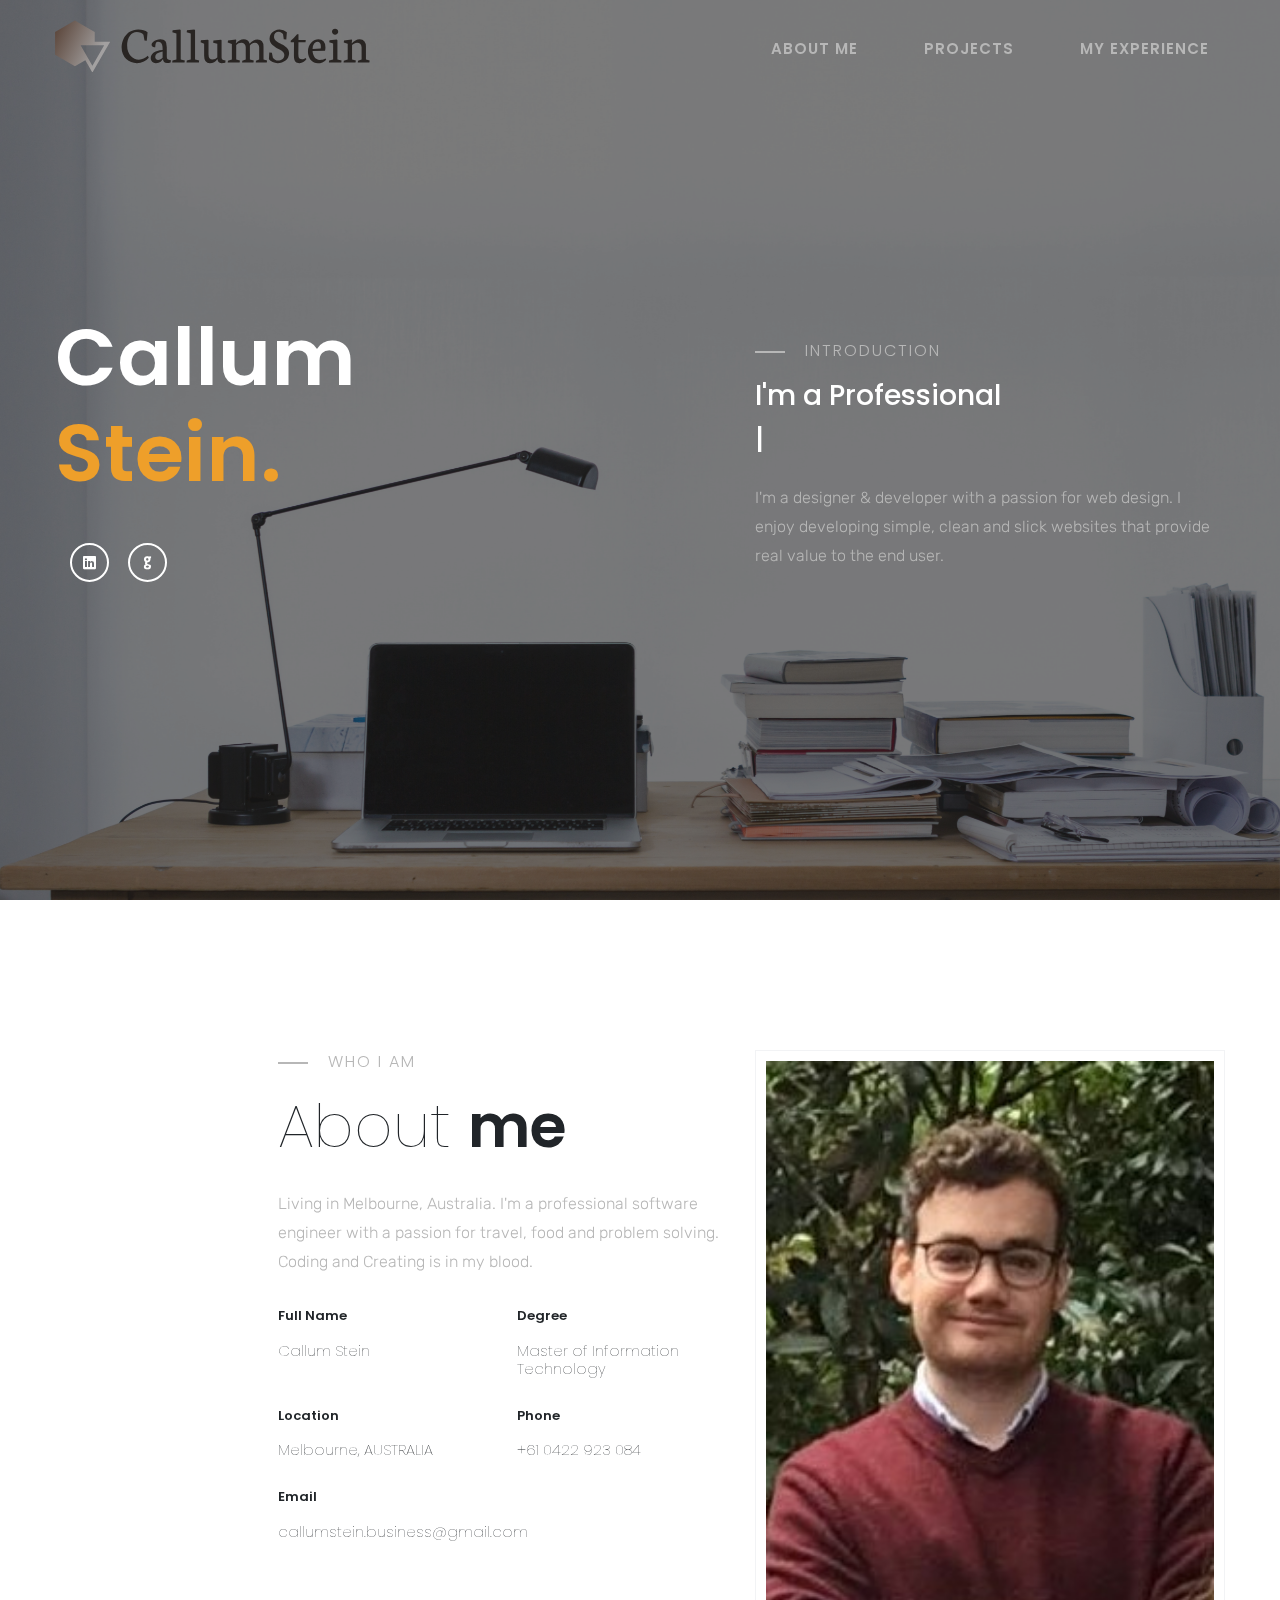
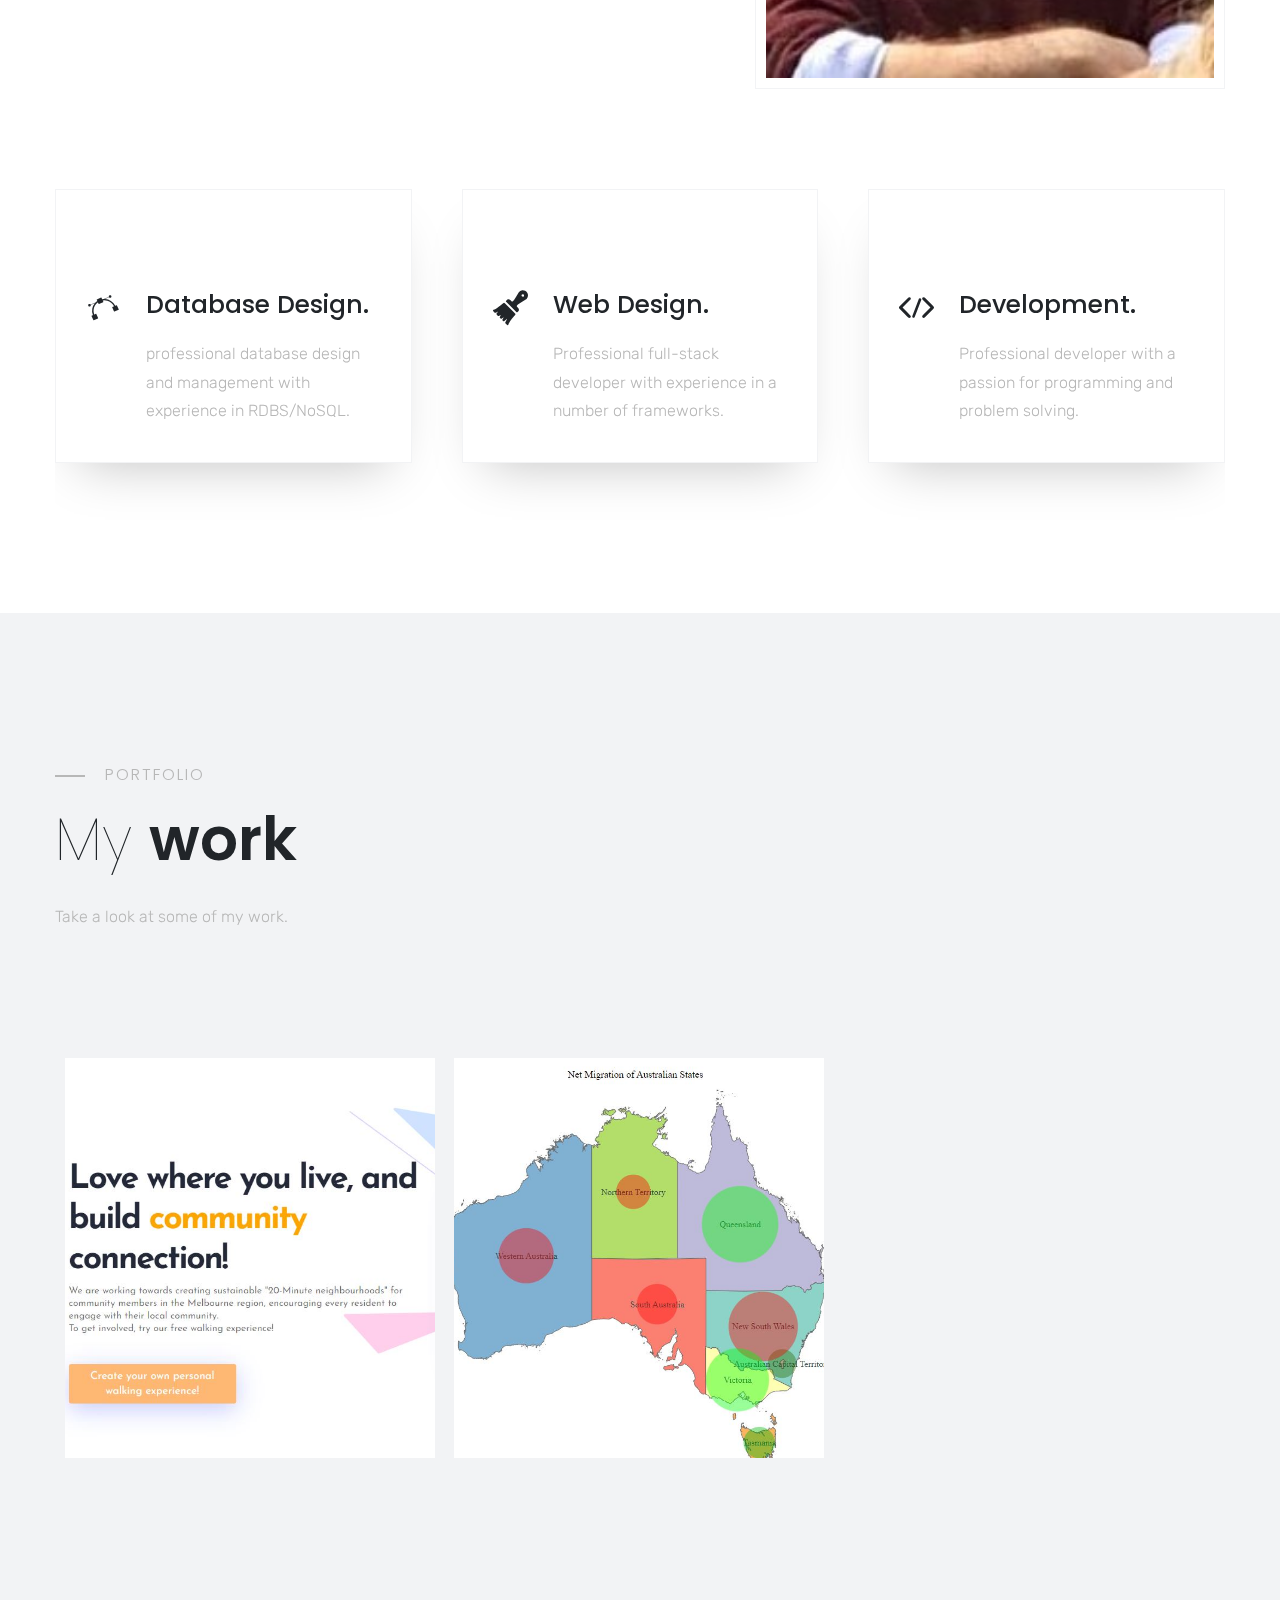
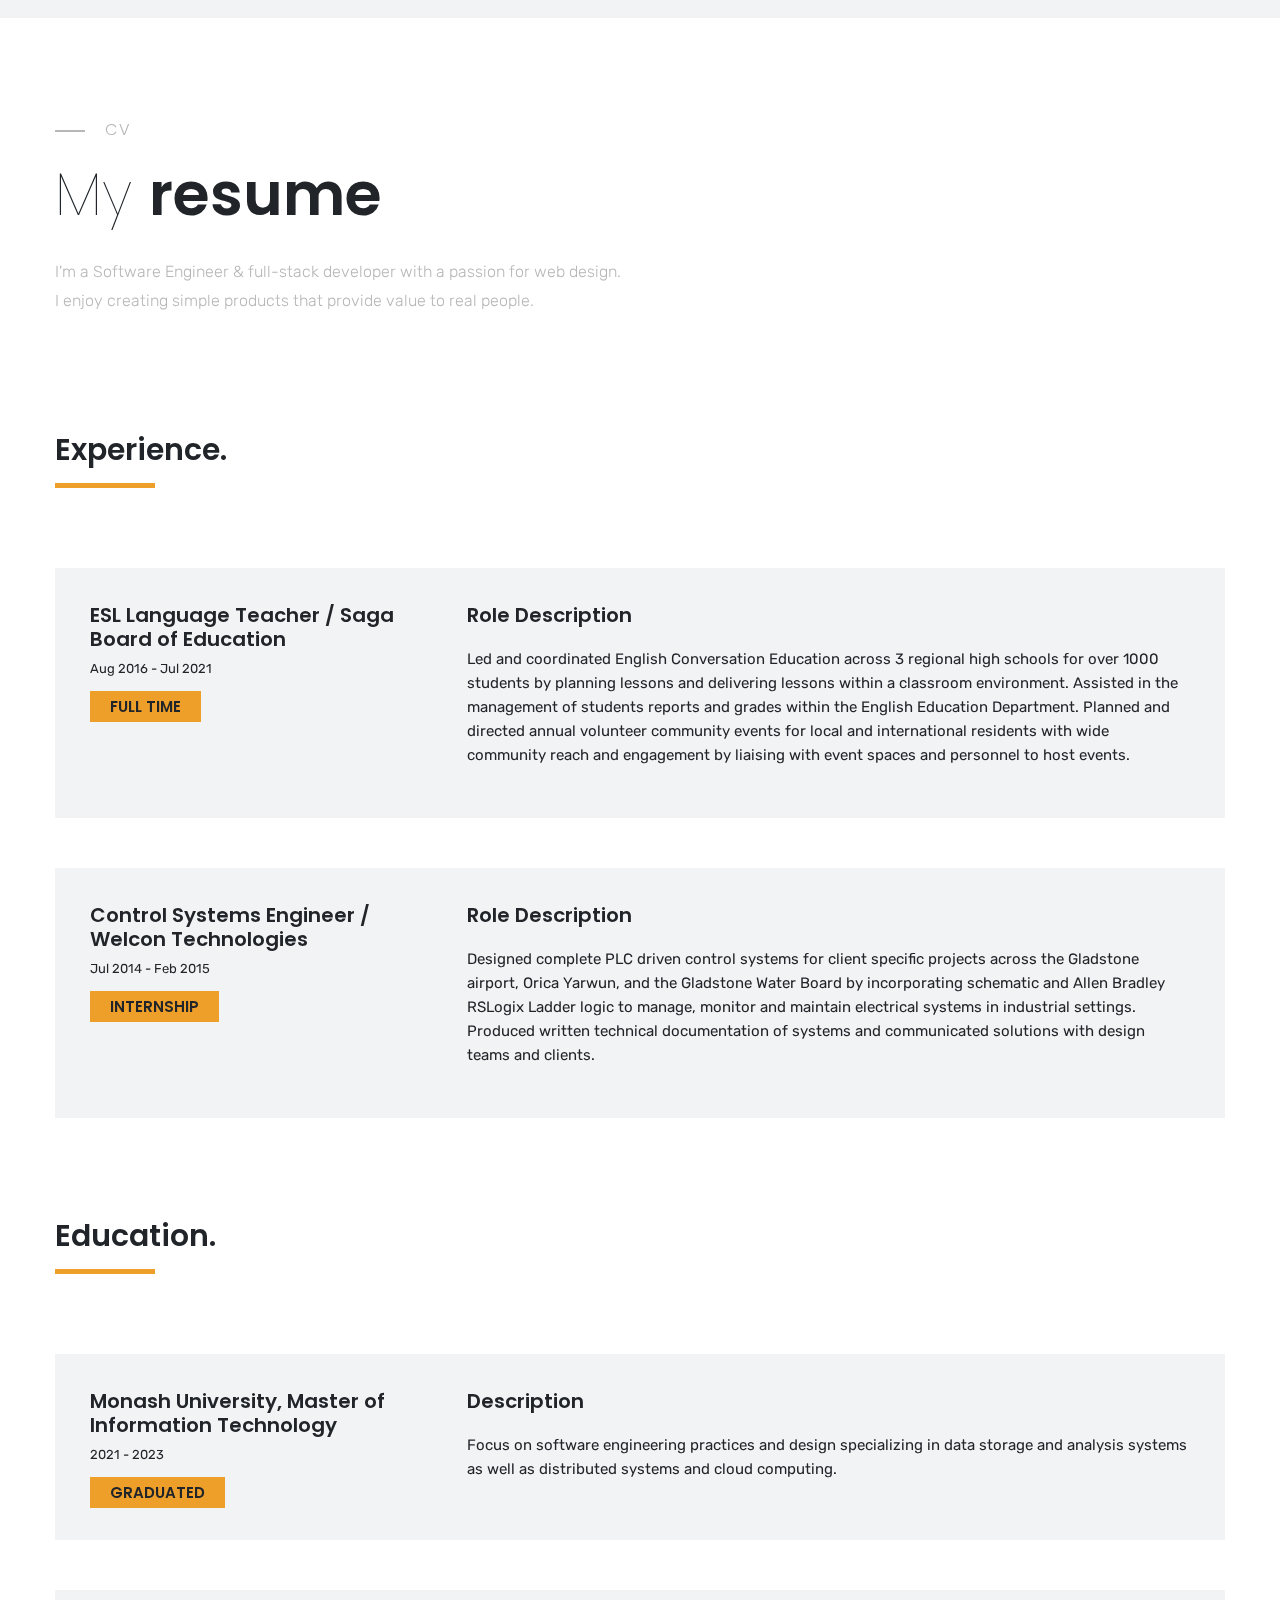
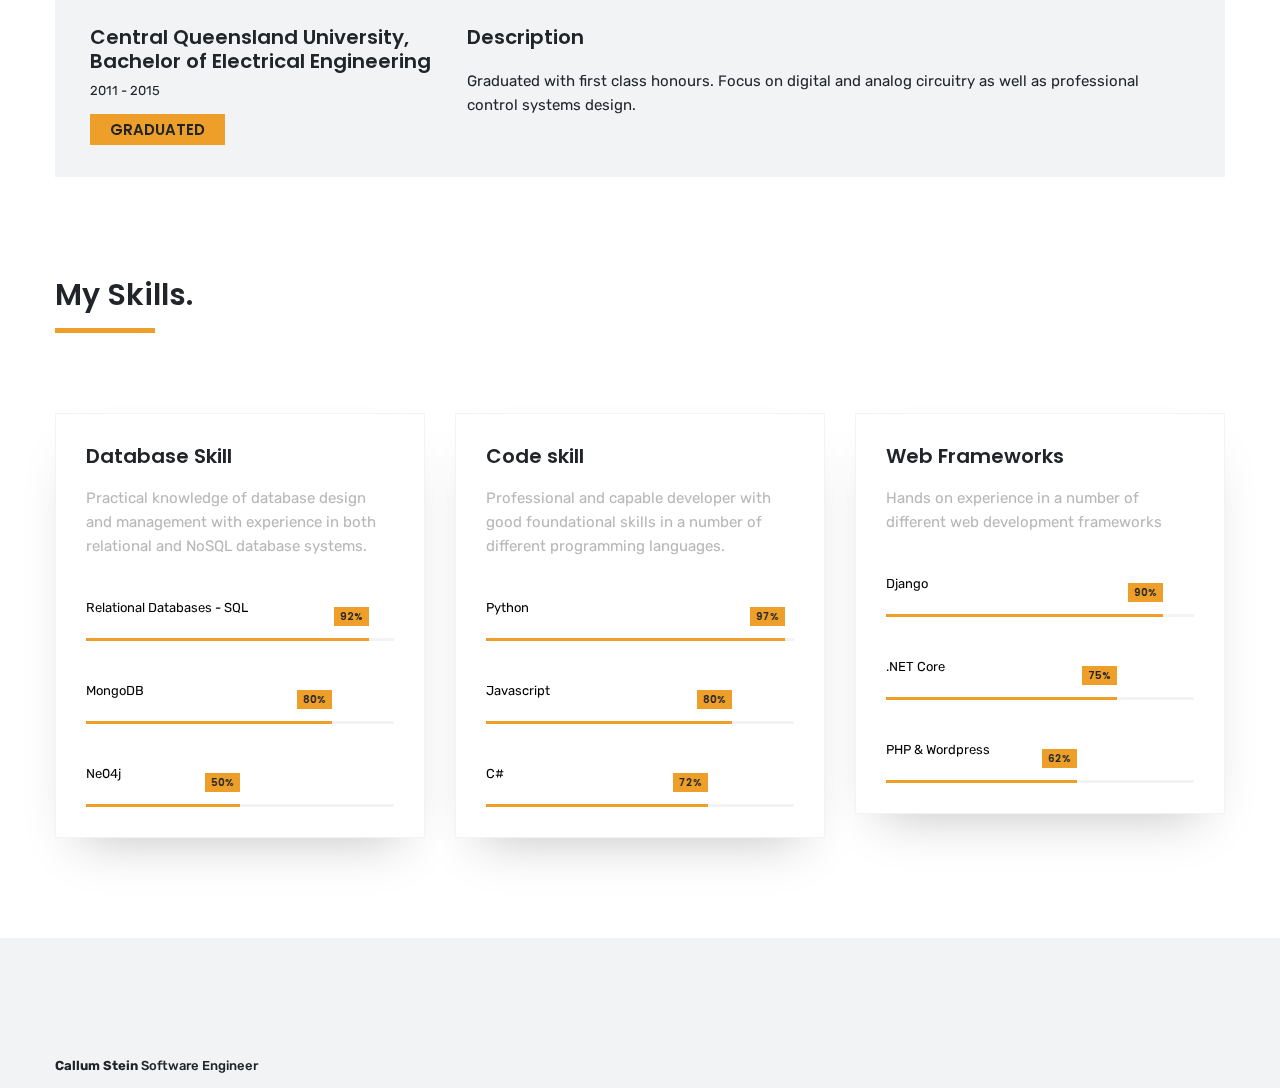
<file: index.html>
<!DOCTYPE html>
<html lang="en">

<head>
    <meta charset="UTF-8">
    <meta http-equiv="X-UA-Compatible" content="IE=edge">
    <meta name="viewport" content="width=device-width, initial-scale=1.0">
    <title>Callum Stein</title>
    <!-- FAVICON ICON  -->
    <link rel="apple-touch-icon" sizes="180x180" href="image/asset/apple-touch-icon.png">
    <link rel="icon" type="image/png" sizes="32x32" href="image/asset/favicon-32x32.png">
    <link rel="icon" type="image/png" sizes="16x16" href="image/asset/favicon-16x16.png">
    <link rel="shortcut icon" href="image/asset/favicon.ico" type="image/x-icon">
    <!-- GOOGLE FONT -->
    <link rel="preconnect" href="https://fonts.gstatic.com">
    <link href="https://fonts.googleapis.com/css2?family=Poppins:wght@400;500;600;700;900&family=Rubik&display=swap" rel="stylesheet">
    <!-- ICONTFONT -->
    <link href="css/vendor/icofont.min.css" rel="stylesheet">
    <!-- BOOTSTRAP -->
    <link href="css/vendor/bootstrap.min.css" rel="stylesheet">
    <!-- MAGNIFIC POPUP -->
    <link href="css/vendor/magnific.css" rel="stylesheet">
    <!-- HEADLINE ANIMATED -->
    <link href="css/vendor/headlineanimated.css" rel="stylesheet">
    <!-- OWL CARAOUSEL CSS -->
    <link href="css/vendor/owl.carousel.min.css" rel="stylesheet">
    <link href="css/vendor/owl.theme.default.min.css" rel="stylesheet">
    <!-- MAIN CSS -->
    <link href="css/themes.css" rel="stylesheet">
    <!-- RESPONSIVE CSS -->
    <link href="css/responsive.css" rel="stylesheet">
</head>

<body>
    <!-- MAIN WRAP -->
    <div class="main-wrap">
        <!-- SMALL MENU -->
        <div class="overlay-fade"></div>
        <div class="wrap-mobilemenu">
            <button id="closesmenu" class="button-menu">
                <i class="icofont-close-squared-alt"></i>
            </button>
            <nav class="menu-mobile">
                <ul class="navigation-list">
                    <li><a class="nav-link" href="#about-wrap">About me</a></li>
                    <li><a class="nav-link" href="#portfolio-wrap">Projects</a></li>
                    <li><a class="nav-link" href="#wrap-resume">My Experience</a></li>
                </ul>
            </nav>
        </div>
        <!-- HEADER WRAP -->
        <header id="header-wrap">
            <div class="main-headerwrap container">
                <div class="row">
                    <div class="col-lg-3">
                        <div class="logo-wrap">
                            <a href="#">
                                <img src="image/asset/logo.svg" alt="logo" />
                            </a>
                        </div>
                    </div>
                    <div class="col-lg-9 navigation-big">
                        <nav class="navigation-wrap">
                            <ul class="navigation-list">
                                <li><a class="nav-link" href="#about-wrap">About me</a></li>
                                <li><a class="nav-link" href="#portfolio-wrap">Projects</a></li>
                                <li><a class="nav-link" href="#wrap-resume">My Experience</a></li>
                            </ul>
                        </nav>
                    </div>
                    <button id="openmenu" class="button-menu">
                        <i class="icofont-navigation-menu"></i>
                    </button>
                </div>
            </div>
        </header>
        <!-- END HEADER WRAP -->
        <!-- HERO WRAP -->
        <section id="wrap-hero" class="jarallax" style="background: url('image/hero/banner.jpg'); background-size: cover; background-position: center;
        background-repeat: no-repeat;">
            <div class="d-flex align-items-center justify-content-center inner-herocontent">
                <div class="container">
                    <div class="row">
                        <div class="col-lg-6">
                            <div class="detail-herowrap">
                                <h1>Callum <br><span class="sec-word">Stein.</span></h1>
                                <div class="sosmed-home head-sosmed">
                                    <ul class="sosmed-list">
                                        <li><a href="https://www.linkedin.com/in/callum-stein"><i class="icofont-linkedin"></i> </a></li>
                                        <li><a href="https://github.com/cste0036"><i class="icofont-github"></i> </a></li>
                                    </ul>
                                </div>
                            </div>
                        </div>
                        <div class="col-lg-6">
                            <div class="sec-detailherowrap">
                                <p class="title-detail">Introduction</p>
                                <h3>I'm a Professional
                                    <span class="wrap-typed">
                                        <span id="typed-text"></span>
                                    </span>
                                </h3>
                                <div class="mini-detail">
                                    <p>
                                        I'm a designer & developer with a passion for web design. I enjoy developing simple, clean and slick websites that provide real value to the end user.
                                    </p>
                                </div>
                            </div>
                        </div>
                    </div>
                </div>
            </div>
        </section>
        <!-- END HERO WRAP -->
        <!-- ABOUT ME WRAP -->
        <section id="about-wrap" class="padtopbottom">
            <div class="container">
                <div class="row">
                    <div class="col-lg-7">
                        <div class="about-detailwrap offset-lg-4">
                            <p class="title-detail">Who I am</p>
                            <h3>About <span class="sec-word">me</span></h3>
                            <div class="mini-detail">
                                <p>
                                    Living in Melbourne, Australia. I'm a professional software engineer with a passion for travel, food and problem solving. Coding and Creating is in my blood.
                                </p>
                            </div>
                            <div class="mini-detailabout">
                                <div class="row">
                                    <div class="col-lg-6 ">
                                        <div class="inner-detailabout">
                                            <p>Full Name</p>
                                            <h3>Callum Stein</h3>
                                        </div>
                                    </div>
                                    <div class="col-lg-6">
                                        <div class="inner-detailabout">
                                            <p>Degree</p>
                                            <h3>Master of Information Technology</h3>
                                        </div>
                                    </div>
                                    <div class="col-lg-6">
                                        <div class="inner-detailabout">
                                            <p>Location</p>
                                            <h3>Melbourne, AUSTRALIA</h3>
                                        </div>
                                    </div>
                                    <div class="col-lg-6">
                                        <div class="inner-detailabout">
                                            <p>Phone</p>
                                            <h3>+61 0422 923 084</h3>
                                        </div>
                                    </div>
                                    <div class="col-lg-6">
                                        <div class="inner-detailabout">
                                            <p>Email</p>
                                            <h3>callumstein.business@gmail.com</h3>
                                        </div>
                                    </div>
                                </div>
                            </div>
                        </div>
                    </div>
                    <div class="col-lg-5">
                        <div class="wrap-imageabout">
                            <img src="image/hero/bust.jpg" alt="portrait" />
                        </div>
                    </div>
                    <div class="col-lg-12">
                        <!-- WHAT IDO -->
                        <div class="mini-detailwhatido ">
                            <div id="wrapido" class="owl-carousel owl-theme">
                                <!-- WHAT IDO ITEM -->
                                <div class="wrap-whatido">
                                    <div class="wrap-whatidodetail">
                                        <div class="inner-detailido">
                                            <i class="icofont-vector-path icon-w"></i>
                                            <h3>Database Design.</h3>
                                            <p>professional database design and management with experience in RDBS/NoSQL.</p>
                                        </div>
                                    </div>
                                </div>
                                <!-- WHAT IDO ITEM -->
                                <div class="wrap-whatido">
                                    <div class="wrap-whatidodetail">
                                        <div class="inner-detailido">
                                            <i class="icofont-brush icon-w"></i>
                                            <h3>Web Design.</h3>
                                            <p>Professional full-stack developer with experience in a number of frameworks.</p>
                                        </div>
                                    </div>
                                </div>
                                <!-- WHAT IDO ITEM -->
                                <div class="wrap-whatido">
                                    <div class="wrap-whatidodetail">
                                        <div class="inner-detailido">
                                            <i class="icofont-code-alt icon-w"></i>
                                            <h3>Development.</h3>
                                            <p>Professional developer with a passion for programming and problem solving.</p>
                                        </div>
                                    </div>
                                </div>
                            </div>
                        </div>
                        <!-- END WHAT IDO -->
                    </div>
                </div>
            </div>
        </section>
        <!-- PORTFOLIO WRAP -->
        <section id="portfolio-wrap">
            <div class="container">
                <div class="row">
                    <div class="col-lg-12">
                        <div class="wrap-titleporto">
                            <p class="title-detail">portfolio</p>
                            <h3>My <span class="sec-word">work</span></h3>
                        </div>
                    </div>
                    <div class="col-lg-6">
                        <div class="mini-detail">
                            <p>
                                Take a look at some of my work.
                            </p>
                        </div>
                    </div>
                    <div class="col-lg-12">
                        <div class="porto-content">
                            <!--  PORTFOLIO ITEM -->
                            <div class="porto-item web">
                                <a class="image-popup gallery-link" href="image/portfolio/LoveYourAreaBig.gif">
                                    <div class="wrap-portoiner">
                                        <img src="image/portfolio/LoveYourArea.JPG" alt="porto" />
                                        <div class="info-porto">
                                            <div class="description-porto">
                                                <h3>LoveYourArea</h3>
                                                <span>Sustainable Cities Project</span>
                                            </div>
                                        </div>
                                    </div>
                                </a>
                            </div>
                            <!-- END PORTFOLIO ITEM -->
                            <!--  PORTFOLIO ITEM -->
                            <div class="porto-item web">
                                <a class="image-popup gallery-link" href="image/portfolio/migrationBig.gif">
                                    <div class="wrap-portoiner">
                                        <img src="image/portfolio/migration.JPG" alt="porto" />
                                        <div class="info-porto">
                                            <div class="description-porto">
                                                <h3>Migration of Australians</h3>
                                                <span>Data Analysis Study</span>
                                            </div>
                                        </div>
                                    </div>
                                </a>
                            </div>
                            <!-- END PORTFOLIO ITEM -->
                        </div>
                    </div>
                </div>
            </div>
        </section>
        <!-- RESUME -->
        <section id="wrap-resume">
            <div class="container">
                <div class="row">
                    <div class="col-lg-12">
                        <div class="wrap-titleporto ">
                            <p class="title-detail">CV</p>
                            <h3>My <span class="sec-word">resume</span></h3>
                        </div>
                    </div>
                    <div class="col-lg-6">
                        <div class="mini-detail">
                            <p>
                                I'm a Software Engineer & full-stack developer with a passion for web design. I enjoy creating simple products that provide value to real people.
                            </p>
                        </div>
                    </div>
                    <div class="col-lg-12">
                        <div class="title-top">
                            <h3>Experience.</h3>
                        </div>
                    </div>
                    <div class="col-lg-12">
                        <div class="wrap-itemresume">
                            <div class="row">
                                <div class="col-lg-4">
                                    <div class="l-side">
                                        <h3>ESL Language Teacher / Saga Board of Education</h3>
                                        <p>Aug 2016 - Jul 2021 </p>
                                        <span class="work-stat">
                                            Full Time
                                        </span>
                                    </div>
                                </div>
                                <div class="col-lg-8">
                                    <div class="r-side">
                                        <h3>Role Description</h3>
                                        <p>Led and coordinated English Conversation Education across 3 regional high schools for over 1000 students by planning lessons and delivering lessons within a classroom environment. Assisted in the management of students
                                            reports and grades within the English Education Department. Planned and directed annual volunteer community events for local and international residents with wide community reach and engagement by liaising with
                                            event spaces and personnel to host events.</p>
                                    </div>
                                </div>
                            </div>
                        </div>
                        <div class="wrap-itemresume">
                            <div class="row">
                                <div class="col-lg-4">
                                    <div class="l-side">
                                        <h3>Control Systems Engineer / Welcon Technologies</h3>
                                        <p>Jul 2014 - Feb 2015 </p>
                                        <span class="work-stat">
                                            Internship
                                        </span>
                                    </div>
                                </div>
                                <div class="col-lg-8">
                                    <div class="r-side">
                                        <h3>Role Description</h3>
                                        <p>Designed complete PLC driven control systems for client specific projects across the Gladstone airport, Orica Yarwun, and the Gladstone Water Board by incorporating schematic and Allen Bradley RSLogix Ladder logic
                                            to manage, monitor and maintain electrical systems in industrial settings. Produced written technical documentation of systems and communicated solutions with design teams and clients.</p>
                                    </div>
                                </div>
                            </div>
                        </div>
                    </div>
                    <div class="col-lg-12">
                        <div class="title-top">
                            <h3>Education.</h3>
                        </div>
                    </div>
                    <div class="col-lg-12">
                        <div class="wrap-itemresume">
                            <div class="row">
                                <div class="col-lg-4">
                                    <div class="l-side">
                                        <h3>Monash University, Master of Information Technology </h3>
                                        <p>2021 - 2023 </p>
                                        <span class="work-stat">
                                            Graduated
                                        </span>
                                    </div>
                                </div>
                                <div class="col-lg-8">
                                    <div class="r-side">
                                        <h3>Description</h3>
                                        <p>Focus on software engineering practices and design specializing in data storage and analysis systems as well as distributed systems and cloud computing.</p>
                                    </div>
                                </div>
                            </div>
                        </div>
                        <div class="wrap-itemresume">
                            <div class="row">
                                <div class="col-lg-4">
                                    <div class="l-side">
                                        <h3>Central Queensland University, Bachelor of Electrical Engineering </h3>
                                        <p>2011 - 2015 </p>
                                        <span class="work-stat">
                                            Graduated
                                        </span>
                                    </div>
                                </div>
                                <div class="col-lg-8">
                                    <div class="r-side">
                                        <h3>Description</h3>
                                        <p>Graduated with first class honours. Focus on digital and analog circuitry as well as professional control systems design.</p>
                                    </div>
                                </div>
                            </div>
                        </div>
                    </div>
                    <div class="col-lg-12">
                        <div class="title-top">
                            <h3>My Skills.</h3>
                        </div>
                    </div>

                    <div class="col-lg-4">
                        <div class="part-col">
                            <h3>Database Skill</h3>
                            <p>Practical knowledge of database design and management with experience in both relational and NoSQL database systems.
                            </p>
                            <div class="wrap-bar">
                                <p class="title-pp">Relational Databases - SQL </p>
                                <div class="skill-bar" data-valuenow="92">
                                    <span>92%</span>
                                </div>
                            </div>
                            <div class="wrap-bar">
                                <p class="title-pp">MongoDB </p>
                                <div class="skill-bar" data-valuenow="80">
                                    <span>80%</span>
                                </div>
                            </div>
                            <div class="wrap-bar">
                                <p class="title-pp">Ne04j </p>
                                <div class="skill-bar" data-valuenow="50">
                                    <span>50%</span>
                                </div>
                            </div>
                        </div>
                    </div>
                    <div class="col-lg-4">
                        <div class="part-col dark-one">
                            <h3>Code skill
                            </h3>
                            <p>Professional and capable developer with good foundational skills in a number of different programming languages.
                            </p>
                            <div class="wrap-bar">
                                <p class="title-pp">Python</p>
                                <div class="skill-bar" data-valuenow="97">
                                    <span>97%</span>
                                </div>
                            </div>
                            <div class="wrap-bar">
                                <p class="title-pp">Javascript</p>
                                <div class="skill-bar" data-valuenow="80">
                                    <span>80%</span>
                                </div>
                            </div>
                            <div class="wrap-bar">
                                <p class="title-pp">C#</p>
                                <div class="skill-bar" data-valuenow="72">
                                    <span>72%</span>
                                </div>
                            </div>
                        </div>
                    </div>
                    <div class="col-lg-4">
                        <div class="part-col">
                            <h3>Web Frameworks</h3>
                            <p>Hands on experience in a number of different web development frameworks
                            </p>
                            <div class="wrap-bar">
                                <p class="title-pp">Django</p>
                                <div class="skill-bar" data-valuenow="90">
                                    <span>90%</span>
                                </div>
                            </div>
                            <div class="wrap-bar">
                                <p class="title-pp">.NET Core</p>
                                <div class="skill-bar" data-valuenow="75">
                                    <span>75%</span>
                                </div>
                            </div>
                            <div class="wrap-bar">
                                <p class="title-pp">PHP & Wordpress</p>
                                <div class="skill-bar" data-valuenow="62">
                                    <span>62%</span>
                                </div>
                            </div>
                        </div>
                    </div>
                </div>
            </div>
            <div class="wrap-partnercontainer">
                <div id="partner-sliderwrap" class="container">
                    <div class="row">
                        <!-- Blank to add spacer -->
                    </div>
                </div>
            </div>
        </section>
        <!-- FOOTER -->
        <footer id="footer-wrap">
            <div class="container">
                <div class="row">
                    <div class="col-lg-4">
                        <div class="wrap-title-foot">
                            <h3><b>Callum Stein</b> Software Engineer</h3>
                        </div>
                    </div>
                </div>
            </div>
        </footer>
        <!-- SCROLLTOP -->
        <a href="#" class="scroll-top">
            <i class="icofont-arrow-up dropicon">
            </i>
        </a>
    </div>
    <!-- END MAIN WRAP -->
    <!-- JAVASCRIPT JQUERY -->
    <script src="javascript/vendor/jquery.js"></script>
    <!-- BOOTSTRAP -->
    <script src="javascript/vendor/bootstrap.min.js"></script>
    <!-- MAGNIFIC POPUP -->
    <script src="javascript/vendor/magnific.js"></script>
    <!-- OWL CAROUSEL -->
    <script src="javascript/vendor/owl.carousel.min.js"></script>
    <!-- ISOTOPE -->
    <script src="javascript/vendor/isotope.js"></script>
    <!-- HEADLINE ANIMATED -->
    <script src="javascript/vendor/typed.js"></script>
    <!-- JARALLAX -->
    <script src="javascript/vendor/jarallax.js"></script>
    <!-- MAIN JAVASCRIPT -->
    <script src="javascript/main.js"></script>
</body>

</html>
</file>
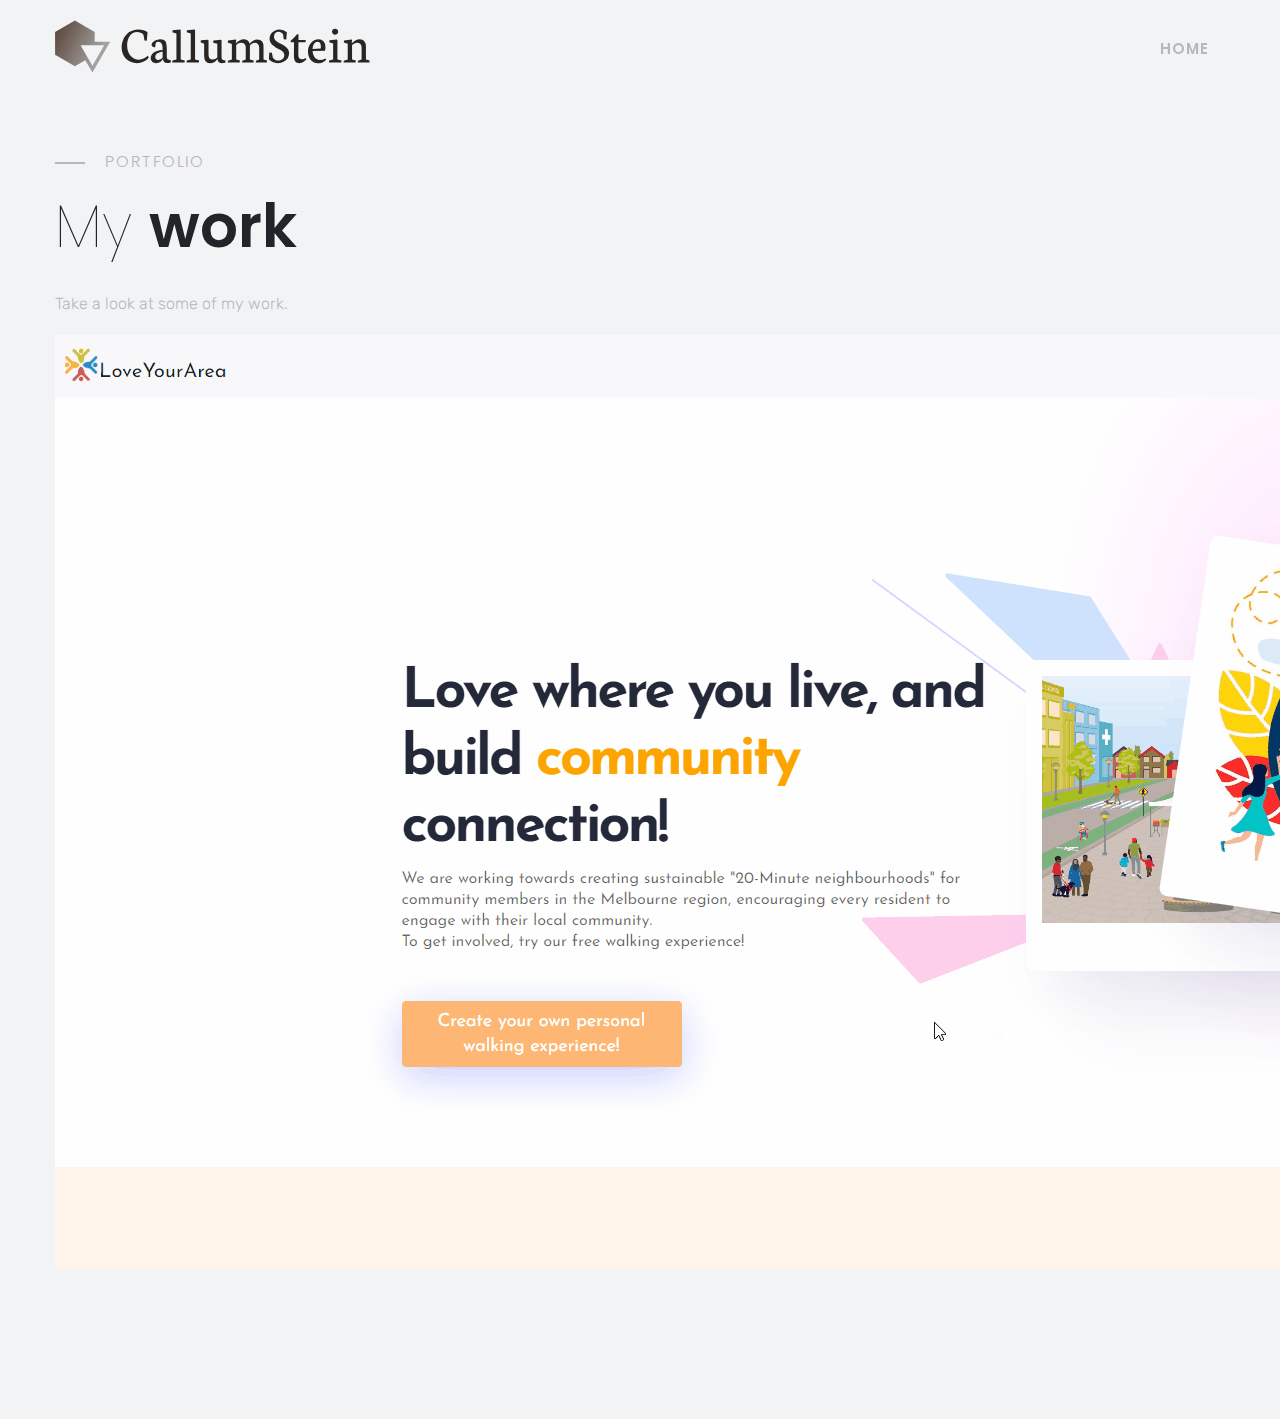
<file: loveyourarea.html>
<!DOCTYPE html>
<html lang="en">

<head>
    <meta charset="UTF-8">
    <meta http-equiv="X-UA-Compatible" content="IE=edge">
    <meta name="viewport" content="width=device-width, initial-scale=1.0">
    <title>LoveYourArea Demo</title>
    <!-- FAVICON ICON  -->
    <link rel="apple-touch-icon" sizes="180x180" href="image/asset/apple-touch-icon.png">
    <link rel="icon" type="image/png" sizes="32x32" href="image/asset/favicon-32x32.png">
    <link rel="icon" type="image/png" sizes="16x16" href="image/asset/favicon-16x16.png">
    <link rel="shortcut icon" href="image/asset/favicon.ico" type="image/x-icon">
    <!-- GOOGLE FONT -->
    <link rel="preconnect" href="https://fonts.gstatic.com">
    <link href="https://fonts.googleapis.com/css2?family=Poppins:wght@400;500;600;700;900&family=Rubik&display=swap" rel="stylesheet">
    <!-- ICONTFONT -->
    <link href="css/vendor/icofont.min.css" rel="stylesheet">
    <!-- BOOTSTRAP -->
    <link href="css/vendor/bootstrap.min.css" rel="stylesheet">
    <!-- HEADLINE ANIMATED -->
    <link href="css/vendor/headlineanimated.css" rel="stylesheet">
    <!-- MAIN CSS -->
    <link href="css/themes.css" rel="stylesheet">
    <!-- RESPONSIVE CSS -->
    <link href="css/responsive.css" rel="stylesheet">
</head>

<body>
    <!-- MAIN WRAP -->
    <div class="main-wrap">
        <!-- SMALL MENU -->
        <div class="overlay-fade"></div>
        <div class="wrap-mobilemenu">
            <button id="closesmenu" class="button-menu">
                <i class="icofont-close-squared-alt"></i>
            </button>
            <nav class="menu-mobile">
                <ul class="navigation-list">
                    <li><a class="nav-link" href="#about-wrap">Home</a></li>

                </ul>
            </nav>
        </div>
        <!-- HEADER WRAP -->
        <header id="header-wrap">
            <div class="main-headerwrap container">
                <div class="row">
                    <div class="col-lg-3">
                        <div class="logo-wrap">
                            <a href="index.html">
                                <img src="image/asset/logo.svg" alt="logo" />
                            </a>
                        </div>
                    </div>
                    <div class="col-lg-9 navigation-big">
                        <nav class="navigation-wrap">
                            <ul class="navigation-list">
                                <li><a class="nav-link" href="index.html">Home</a></li>
                            </ul>
                        </nav>
                    </div>
                    <button id="openmenu" class="button-menu">
                        <i class="icofont-navigation-menu"></i>
                    </button>
                </div>
            </div>
        </header>
        <!-- END HEADER WRAP -->
        <!-- PORTFOLIO WRAP -->
        <section id="portfolio-wrap">
            <div class="container">
                <div class="row">
                    <div class="col-lg-12">
                        <div class="wrap-titleporto">
                            <p class="title-detail">portfolio</p>
                            <h3>My <span class="sec-word">work</span></h3>
                        </div>
                    </div>
                    <div class="col-lg-6">
                        <div class="mini-detail">
                            <p>
                                Take a look at some of my work.
                            </p>
                        </div>
                    </div>
                    <div class="col-lg-12">
                        <img src="image/portfolio/LoveYourAreaBig.gif" alt="loveyourarea" />
                    </div>
</body>
</file>
<file: css/themes.css>
/*
* ----------------------------------------------------------------------------------------
Author        : Rama Hardian
Template Name : Simplixe - multipurpose onepage portfolio
Version       : 1.0 FREE
* ----------------------------------------------------------------------------------------
  TABLE OF CONTENT
* ----------------------------------------------------------------------------------------
* 01.BASE CSS
    - preloader
* 02.HEADER SECTION
    - small menu
* 03.HERO SECTION
* 04.ABOUT SECTION
* 05.WHAT I DO SECTION
* 06.PORTFOLIO SECTION
* 07.RESUME SECTION
* 08.PARTNER SECTION
* 09.CONTACT SECTION
* 10.FOOTER SECTION

*/


/*
* ----------------------------------------------------------------------------------------
* 01.BASE CSS
* ----------------------------------------------------------------------------------------
*/

*,
::after,
::before {
    box-sizing: border-box;
}

html,
body {
    font-family: 'Poppins', sans-serif;
    font-weight: 300;
    background: #fff;
    -moz-osx-font-smoothing: grayscale;
    -webkit-font-smoothing: antialiased;
    -moz-font-smoothing: antialiased;
    font-smoothing: antialiased;
}

a {
    color: #212121;
}

a:hover {
    text-decoration: none;
}

input,
textarea {
    padding: 10px 20px;
    font-family: 'Rubik', sans-serif;
    width: 100%;
    margin-bottom: 30px;
    border: 1px solid #212121;
}

input:focus,
textarea:focus {
    outline: 1px solid #EE9F2A;
    border: 1px solid #EE9F2A;
}

textarea {
    height: 200px;
}

button.button-link {
    background-color: #fff;
    cursor: pointer;
}

.padtopbottom {
    padding-top: 150px;
    padding-bottom: 150px;
    position: relative;
}

.big-text {
    font-size: 150px;
    font-weight: 800;
    z-index: 1;
    letter-spacing: 2px;
    position: absolute;
    color: transparent;
    -webkit-text-stroke: #b7b7b7 1px;
}

.li-text {
    opacity: .2;
}

.da-text {
    opacity: .4;
}

.llinks {
    background-size: 200% 200%;
    background-image: linear-gradient(to top, #EE9F2A 50%, transparent 50%);
    -webkit-transition: background-position 300ms, color 300ms ease, border-color 300ms ease;
    -moz-transition: background-position 300ms, color 300ms ease, border-color 300ms ease;
    -ms-transition: background-position 300ms, color 300ms ease, border-color 300ms ease;
    -o-transition: background-position 300ms, color 300ms ease, border-color 300ms ease;
    transition: background-position 300ms, color 300ms ease, border-color 300ms ease;
}

.llinks:hover {
    background-image: linear-gradient(to top, #EE9F2A 51%, transparent 50%);
    background-position: 0 100%;
    -webkit-transition: background-position 300ms, color 300ms ease, border-color 300ms ease;
    -moz-transition: background-position 300ms, color 300ms ease, border-color 300ms ease;
    -ms-transition: background-position 300ms, color 300ms ease, border-color 300ms ease;
    -o-transition: background-position 300ms, color 300ms ease, border-color 300ms ease;
    transition: background-position 300ms, color 300ms ease, border-color 300ms ease;
}

.button-link {
    padding: 15px 60px;
    margin-top: 20px;
    display: inline-block;
    font-size: 15px;
    letter-spacing: 2px;
    text-transform: uppercase;
    font-weight: 600;
    position: relative;
}

.button-link:hover {
    color: #212121;
    border-color: #EE9F2A;
}

.dark-b {
    color: #212121;
    border: 2px solid #212121;
}

.light-b {
    color: #fff;
    border: 2px solid #fff;
}

.bg-overlay {
    height: 100%;
    width: 30%;
    background: #EE9F2A;
    position: absolute;
    right: 0;
    top: 0;
}

.nav-link.active {
    color: #EE9F2A;
}

.owl-theme .owl-dots .owl-dot.active span {
    width: 50px;
    background: #EE9F2A;
}

.sec-word {
    font-weight: 600;
}


/*
* ----------------------------------------------------------------------------------------
* 01.BASE CSS
    - preloader
* ----------------------------------------------------------------------------------------
*/

.preloader {
    position: fixed;
    width: 100%;
    height: 100%;
    z-index: 999999999 !important;
    background-color: #fff;
    top: 0;
    left: 0;
    right: 0;
    bottom: 0;
}

.preloader .ellipsis {
    display: inline-block;
    position: absolute;
    width: 80px;
    height: 80px;
    margin-top: -40px;
    margin-left: -40px;
    top: 50%;
    left: 50%;
}

.preloader .ellipsis div {
    position: absolute;
    top: 33px;
    width: 13px;
    height: 13px;
    border-radius: 50%;
    background: #EE9F2A;
    animation-timing-function: cubic-bezier(0, 1, 1, 0);
}

.preloader .ellipsis div:nth-child(1) {
    left: 8px;
    animation: ellipsis1 0.6s infinite;
}

.preloader .ellipsis div:nth-child(2) {
    left: 8px;
    animation: ellipsis2 0.6s infinite;
}

.preloader .ellipsis div:nth-child(3) {
    left: 32px;
    animation: ellipsis2 0.6s infinite;
}

.preloader .ellipsis div:nth-child(4) {
    left: 56px;
    animation: ellipsis3 0.6s infinite;
}

@keyframes ellipsis1 {
    0% {
        transform: scale(0);
    }
    100% {
        transform: scale(1);
    }
}

@keyframes ellipsis3 {
    0% {
        transform: scale(1);
    }
    100% {
        transform: scale(0);
    }
}

@keyframes ellipsis2 {
    0% {
        transform: translate(0, 0);
    }
    100% {
        transform: translate(24px, 0);
    }
}


/*
* ----------------------------------------------------------------------------------------
* 02.HEADER SECTION
* ----------------------------------------------------------------------------------------
*/

#header-wrap {
    position: fixed;
    width: 100%;
    padding-top: 20px;
    z-index: 3;
}

.logo-wrap {
    width: 350px;
}

.logo-wrap img {
    width: 90%;
    transition: all .3s ease;
}

.navigation-wrap {
    text-align: right;
    margin-top: 10px;
    transition: all .3s ease;
}

.navigation-list li {
    list-style: none;
    position: relative;
    margin-left: 30px;
    display: inline-block;
}

.navigation-list li a {
    font-size: 15px;
    letter-spacing: 1px;
    color: #b7b7b7;
    font-weight: 600;
    text-transform: uppercase;
    transition: all .3s ease;
}

.navigation-list li a:hover {
    font-size: 15px;
    letter-spacing: 1px;
    color: #EE9F2A;
    font-weight: 600;
    text-transform: uppercase;
    transition: all .3s ease;
}

#header-wrap:before {
    content: '';
    position: absolute;
    top: 0;
    left: 0;
    width: 100%;
    height: 0;
    background: #fff;
    transition: all .3s ease;
}

#header-wrap.fixed:before {
    height: 100%;
    box-shadow: 0 1px 10px rgb(0 0 0 / 10%);
}

#header-wrap.fixed .logo-wrap img {
    width: 50%;
    filter: invert(1);
}

#header-wrap.fixed .navigation-wrap {
    margin-top: 5px;
}

#header-wrap.fixed .navigation-list li a {
    font-size: 13px;
}

.button-menu {
    position: absolute;
    right: 10px;
    background: transparent;
    border: none;
    font-size: 30px;
    top: 15px;
    cursor: pointer;
    color: #fff;
    transition: all .3s;
    display: none;
}

#header-wrap.fixed .button-menu {
    font-size: 25px;
    color: #212121;
}

.button-menu:focus {
    outline: none;
}


/*
* ----------------------------------------------------------------------------------------
* 02.HEADER SECTION
    - small menu
* ----------------------------------------------------------------------------------------
*/

.overlay-fade {
    position: fixed;
    width: 100%;
    height: 100%;
    background: #000;
    z-index: 5;
    opacity: .8;
    display: none;
    transition: all .3s;
}

.wrap-mobilemenu {
    position: fixed;
    z-index: 9;
    height: 100%;
    background: #fff;
    padding-top: 200px;
    padding-bottom: 200px;
    display: none;
    width: 250px;
    right: -500px;
    top: 0;
    overflow-x: hidden;
    overflow-y: auto;
}

.menu-mobile .navigation-list {
    padding-left: 0;
}

.menu-mobile .navigation-list li {
    text-align: right;
    list-style: none;
    position: relative;
    margin-left: 30px;
    display: block;
}

.menu-mobile .navigation-list li a {
    font-size: 15px;
    letter-spacing: 1px;
    color: #b7b7b7;
    font-weight: 600;
    text-transform: uppercase;
    transition: all .3s ease;
}

.menu-mobile .navigation-list li a.nav-link.active {
    color: #EE9F2A;
}

.wrap-mobilemenu .button-menu {
    color: #000;
    display: block;
}


/*
* ----------------------------------------------------------------------------------------
* 03.HERO SECTION
* ----------------------------------------------------------------------------------------
*/

#wrap-hero {
    height: 100vh;
}

#wrap-hero:after {
    content: '';
    position: absolute;
    width: 100%;
    height: 100%;
    background: #212121;
    left: 0;
    opacity: .6;
    top: 0;
    z-index: 0;
}

.inner-herocontent {
    min-height: 100vh;
    position: relative;
    z-index: 1;
}

.detail-herowrap h1 {
    color: #fff;
    font-size: 80px;
    font-weight: 600;
}

.detail-herowrap h1 span.sec-word {
    display: inline-block;
    color: #EE9F2A;
}

.sec-detailherowrap {
    padding: 30px 5px 0 100px;
}

.sec-detailherowrap p.title-detail {
    color: #b7b7b7;
    text-transform: uppercase;
    letter-spacing: 2px;
    padding-left: 50px;
    position: relative;
}

.sec-detailherowrap>p.title-detail:after {
    content: ' ';
    background: #b7b7b7;
    width: 30px;
    height: 2px;
    position: absolute;
    left: 0;
    bottom: 10px;
}

.sec-detailherowrap h3 {
    color: #fff;
}

.wrap-typed {
    display: block;
    position: relative;
    width: 100%;
    padding-top: 10px;
}

.mini-detail {
    padding-top: 20px;
}

.mini-detail p {
    font-family: 'Rubik', sans-serif;
    line-height: 1.8;
    color: #b7b7b7;
}

.r-text {
    top: 0;
    right: 0;
}

.sosmed-home {
    margin-top: 50px;
}

.sosmed-list {
    padding-left: 0;
}

.sosmed-list li {
    list-style: none;
    display: inline-block;
    margin-left: 15px;
    position: relative;
}

.sosmed-list li a i {
    border: 2px solid #fff;
    color: #fff;
    font-size: 15px;
    padding: 10px;
    border-radius: 100px;
    transition: all 0.3s ease;
}

.sosmed-list li a:hover i {
    border: 2px solid #EE9F2A;
    background: #EE9F2A;
    color: #212121;
    position: relative;
}


/*
* ----------------------------------------------------------------------------------------
* 04.ABOUT SECTION
* ----------------------------------------------------------------------------------------
*/

.l-text {
    top: 0;
    left: 0;
}

.wrap-imageabout {
    padding: 10px;
    border: 1px solid #f2f3f5;
    background: #fff;
}

.wrap-imageabout img {
    width: 100%;
}

.about-detailwrap p.title-detail {
    color: #b7b7b7;
    text-transform: uppercase;
    letter-spacing: 2px;
    padding-left: 50px;
    position: relative;
}

.about-detailwrap>p.title-detail:after {
    content: ' ';
    background: #b7b7b7;
    width: 30px;
    height: 2px;
    position: absolute;
    left: 0;
    bottom: 10px;
}

.about-detailwrap h3 {
    font-weight: 100;
    font-size: 60px;
}

.mini-detailabout {
    margin-top: 30px;
}

.inner-detailabout {
    padding-bottom: 20px;
}

.inner-detailabout p {
    font-weight: 600;
    font-size: 13px;
}

.inner-detailabout h3 {
    font-size: 15px;
}


/*
* ----------------------------------------------------------------------------------------
* 05.WHAT I DO SECTION
* ----------------------------------------------------------------------------------------
*/

.wrap-whatido {
    padding: 100px 30px 20px;
    border: 1px solid #f2f3f5;
    background: #fff;
    box-shadow: rgb(0 0 0 / 25%) 0px 25px 50px -25px;
    transition: all .3s;
}

.mini-detailwhatido {
    position: relative;
    top: 100px;
}

.wrap-whatidodetail {
    position: relative;
}

.inner-detailido {
    padding-left: 60px;
}

.icon-w {
    position: absolute;
    font-size: 35px;
    left: 0;
}

.inner-detailido h3 {
    font-size: 25px;
    margin-bottom: 20px;
    position: relative;
}

.inner-detailido p {
    font-family: 'Rubik', sans-serif;
    line-height: 1.8;
    color: #b7b7b7;
}

#wrapido .owl-stage-outer {
    padding-bottom: 100px;
}

.wrap-whatido:hover {
    background: #ca9340;
    ;
    /*background: #EE9F2A;*/
    box-shadow: unset;
}

.wrap-whatido:hover .inner-detailido h3 {
    color: #fff;
}

.wrap-whatido:hover .inner-detailido .icon-w {
    color: #fff;
}

.wrap-whatido:hover .inner-detailido p {
    color: #fff;
}


/*
* ----------------------------------------------------------------------------------------
* 06.PORTFOLIO SECTION
* ----------------------------------------------------------------------------------------
*/

#portfolio-wrap {
    padding-top: 150px;
    padding-bottom: 150px;
    height: auto;
    position: relative;
    background: #f2f3f5;
}

.wrap-titleporto p.title-detail {
    color: #b7b7b7;
    text-transform: uppercase;
    letter-spacing: 2px;
    padding-left: 50px;
    position: relative;
}

.wrap-titleporto>p.title-detail:after {
    content: ' ';
    background: #b7b7b7;
    width: 30px;
    height: 2px;
    position: absolute;
    left: 0;
    bottom: 10px;
}

.wrap-titleporto h3 {
    font-weight: 100;
    font-size: 60px;
}

.filter-list {
    padding-left: 0;
}

.filter-list li:nth-child(1) {
    margin-left: 0;
}

.filter-list li {
    position: relative;
    margin-bottom: 5px;
    list-style: none;
    border: 2px solid rgba(0, 0, 0, .1);
    display: inline-block;
    margin-left: 0;
    cursor: pointer;
    font-size: 13px;
    letter-spacing: 1px;
    text-transform: uppercase;
}

.filter-list li span {
    padding: 5px 20px;
    display: block;
}

.filter-list li.aktip {
    border: 2px solid;
}

.porto-content {
    padding-top: 100px;
}

.wrap-portoiner {
    width: 100%;
    height: 400px;
}

.porto-item {
    cursor: pointer;
    margin: 0;
    position: relative;
    float: right;
    padding: 10px;
    width: 33.3333%;
}

.porto-item img {
    width: 100%;
    height: 100%;
    object-fit: cover;
    -webkit-transition: all .3s ease;
    -moz-transition: all .3s ease;
    -ms-transition: all .3s ease;
    -o-transition: all .3s ease;
    transition: all .3s ease;
}

.info-porto {
    position: absolute;
    opacity: 0;
    bottom: 40px;
    left: 40px;
    display: inline-block;
    width: 78%;
    max-width: 260px;
    -webkit-clip-path: inset(0 0 0 100%);
    clip-path: inset(0 0 0 100%);
    transition: opacity .2s .3s, -webkit-clip-path 0s .3s;
    transition: opacity .2s .3s, clip-path 0s .3s;
    transition: opacity .2s .3s, clip-path 0s .3s, -webkit-clip-path 0s .3s;
}

.info-porto:after {
    content: '';
    position: absolute;
    display: block;
    width: 100%;
    height: 100%;
    top: 0;
    left: 0;
    background-color: #fff;
    transform-origin: 0 50%;
    transform: scaleX(0);
    transition: transform .35s cubic-bezier(.07, .98, 0, .96);
}

.description-porto {
    position: relative;
    padding: 16px 20px;
}

.description-porto>h3 {
    opacity: 0;
    font-size: 20px;
    position: relative;
    z-index: 2;
}

.description-porto>span {
    font-family: 'Rubik', sans-serif;
    opacity: 0;
    position: relative;
    z-index: 2;
    display: inline-block;
    margin-top: 16px;
    font-size: 13px;
    font-weight: 700;
}

.gallery-link:hover img {
    opacity: .5;
    transform: scale(.9);
    box-shadow: rgb(0 0 0 / 100%) 0px 25px 50px -25px;
}

.gallery-link:hover .info-porto {
    opacity: 1;
    color: #212121;
    -webkit-clip-path: inset(0 0 0 0);
    clip-path: inset(0 0 0 0);
    transition: -webkit-clip-path .8s cubic-bezier(.07, .98, 0, .96);
    transition: clip-path .8s cubic-bezier(.07, .98, 0, .96);
    transition: clip-path .8s cubic-bezier(.07, .98, 0, .96), -webkit-clip-path .8s cubic-bezier(.07, .98, 0, .96);
}

.gallery-link:hover .info-porto:after {
    transform-origin: 100% 50%;
    transform: scaleX(1);
    transition: transform .7s cubic-bezier(.07, .98, 0, .96);
}

.gallery-link:hover .description-porto h3 {
    opacity: 1;
}

.gallery-link:hover .description-porto span {
    opacity: 1;
}


/*
* ----------------------------------------------------------------------------------------
* 07.RESUME SECTION
* ----------------------------------------------------------------------------------------
*/

#wrap-resume {
    height: auto;
    padding-top: 100px;
    padding-bottom: 0;
    background: #fff;
}

.title-top {
    margin-top: 100px;
    margin-bottom: 50px;
}

.title-top h3 {
    font-weight: 600;
    font-size: 30px;
    position: relative;
}

.title-top h3:after {
    content: '';
    position: absolute;
    width: 100px;
    height: 5px;
    background: #EE9F2A;
    left: 0;
    bottom: -20px;
}

.wrap-itemresume {
    padding: 35px;
    margin-top: 50px;
    background: #f2f3f5;
}

.l-side h3 {
    font-size: 20px;
    font-weight: 600;
}

.l-side p {
    font-family: 'Rubik', sans-serif;
    font-weight: 400;
    line-height: 1.6;
    font-size: 13px;
}

.r-side h3 {
    font-size: 20px;
    font-weight: 600;
    margin-bottom: 20px;
}

.r-side p {
    font-family: 'Rubik', sans-serif;
    font-weight: 400;
    line-height: 1.6;
    font-size: 15px;
}

.work-stat {
    background: #EE9F2A;
    padding: 5px 20px;
    font-size: 15px;
    font-weight: 600;
    text-transform: uppercase;
}

.part-col {
    padding: 30px 30px;
    margin-top: 50px;
    border: 1px solid #f2f3f5;
    box-shadow: rgb(0 0 0 / 25%) 0px 25px 50px -25px;
}

.part-col h3 {
    font-size: 20px;
    font-weight: 600;
}

.part-col p {
    padding-top: 10px;
    position: relative;
    font-family: 'Rubik', sans-serif;
    font-weight: 400;
    line-height: 1.6;
    font-size: 15px;
    color: #b7b7b7;
}

.part-col p.title-pp {
    font-size: 13px;
    position: absolute;
    top: -50px;
    color: initial;
}

.wrap-bar {
    position: relative;
    background: #f2f3f5;
    margin-top: 80px;
}

.skill-bar {
    height: 3px;
    position: relative;
    background: #EE9F2A;
}

.skill-bar span {
    position: absolute;
    right: 0;
    bottom: 15px;
    background: #EE9F2A;
    padding: 2px 6px;
    font-size: 10px;
    font-weight: 600;
}


/*
* ----------------------------------------------------------------------------------------
* 08.PARTNER SECTION
* ----------------------------------------------------------------------------------------
*/

#partner-sliderwrap {
    margin-top: 100px;
    padding-top: 50px;
    padding-bottom: 50px;
}

.wrap-partnercontainer {
    background: #f2f3f5;
}

.item-partner img {
    opacity: .5;
    transition: opacity .3s;
    width: 200px !important;
}

.item-partner:hover img {
    opacity: 1;
}


/*
* ----------------------------------------------------------------------------------------
* 09.CONTACT SECTION
* ----------------------------------------------------------------------------------------
*/

#contact-section {
    position: relative;
    height: auto;
    padding: 100px 0;
}

#contact-section:after {
    content: "";
    position: absolute;
    bottom: 0;
    top: 0;
    left: 0;
    width: 40%;
    background: #EE9F2A;
}

.contact-form {
    background: #fff;
    box-shadow: rgb(0 0 0 / 25%) 0px 25px 50px -12px;
    padding: 35px 35px 50px;
    position: relative;
    z-index: 1;
}

.contact-form .title-top {
    margin-top: 30px;
}

.contact-form .mini-detail {
    padding-top: 0;
    padding-bottom: 20px;
}

.detail-contact .mini-detail {
    padding-top: 0;
    padding-bottom: 5px;
}

.foot-sosmed ul li a i {
    color: #212121;
}

.foot-sosmed ul li a:hover i {
    color: #fff;
}

#footer-wrap {
    height: 50px;
    background: #f2f3f5;
}

.detail-info {
    margin: 20px 0 40px 0;
    font-family: 'Rubik', sans-serif;
    font-weight: 400;
    line-height: 1.6;
}

.the-icon {
    font-size: 20px;
    padding: 10px 11px;
    border-radius: 5px;
    background: #ee9f2a;
    height: auto;
    color: #fff;
    position: absolute;
    box-shadow: rgb(0 0 0 / 30%) 0px 15px 20px -5px;
}

.inner-detail {
    padding-left: 80px;
}

.scroll-top {
    z-index: 999;
    display: block;
    position: fixed;
    width: 0;
    height: 0;
    bottom: 23px;
    right: 23px;
    padding: 0;
    overflow: hidden;
    outline: 0;
    border: none;
    border-radius: 2px;
    box-shadow: 0 3px 10px rgb(0 0 0 / 50%);
    border-radius: 50%;
    background: #808080;
    /*background: #ee9f2a;*/
    transition: all .3s;
}

.scroll-top .dropicon {
    font-size: 40px;
    position: absolute;
    top: 50%;
    left: 15%;
    transform: translate(-50%, -50%);
    content: "";
    width: 0;
    border-radius: 100%;
    color: #fff;
}

.show {
    width: 56px;
    height: 56px;
    border: 1px solid rgba(255, 255, 255, .1);
}

.scroll-top:hover {
    box-shadow: 0 3px 10px rgb(0 0 0 / 50%), 0 3px 15px rgb(0 0 0 / 50%);
    background: #ee9f2a;
}


/*
* ----------------------------------------------------------------------------------------
* 10.FOOTER SECTION
* ----------------------------------------------------------------------------------------
*/

.wrap-title-foot {
    padding-top: 20px;
}

.wrap-title-foot h3 {
    font-size: 13px;
    font-family: 'Rubik', sans-serif;
}
</file>
<file: css/responsive.css>
/*
* ----------------------------------------------------------------------------------------
Author        : Rama Hardian Sidik
Template Name : Simplixe - Personal Portfolio Landding
Version       : 1.0 FREE
* ----------------------------------------------------------------------------------------
*/
@media only screen and (min-device-width: 1366px) and (max-device-width: 1366px) and (orientation: landscape) and (-webkit-min-device-pixel-ratio: 2) {}
@media only screen and (min-device-width: 1024px) and (max-device-width: 1024px) and (orientation: portrait) and (-webkit-min-device-pixel-ratio: 2) {}
@media only screen and (device-width : 375px) and (device-height : 812px) and (orientation: landscape) and (-webkit-device-pixel-ratio : 3) {}
@media only screen and (device-width : 812px) and (device-height : 375px) and (orientation: portrait) and (-webkit-device-pixel-ratio : 3) {}
@media screen and (max-width: 2560px) {}
@media screen and (max-width: 1440px) {}
@media screen and (max-width: 1366px) {}
@media screen and (max-width: 1128px) {}
@media screen and (max-width: 1024px) {
    #wrap-hero {
        height: 800px;
    }
    #wrap-hero:after {
        height: 800px;
    }
    .inner-herocontent {
        height: 800px;
        min-height: unset;
    }
    .detail-herowrap h1 { 
        font-size: 60px; 
    }
    .sosmed-home {
        margin-top: 30px;
    }
    .sec-detailherowrap h3 { 
        font-size: 20px;
    }
    .mini-detail p { 
        font-size: 15px;
    }
    .button-link {
        font-size: 13px;
    }
    .wrap-imageabout { 
        margin: 0 15px;
    }
}
@media (max-width: 999px) {
    .wrap-imageabout { 
        margin: 0 0;
    }
    .button-menu {
        display: block;
    }
    .navigation-big {
        display: none;
    }
    #header-wrap {
        padding-bottom: 20px;
    }
    .detail-herowrap {
        text-align: center;
    }
    .head-sosmed {
       display: none;
    }
    .sec-detailherowrap p.title-detail {
        padding-left: 0; 
        margin-bottom: 40px;
        display: none;
    }
    .sec-detailherowrap {
        padding-left: 0;
        text-align: center;
    }
    .sec-detailherowrap h3 {
        font-size: 20px;
    }
    .detail-herowrap h1 {
        font-size: 50px;
    }
    .wrap-imageabout {
        margin-top: 50px;
    }
    .big-text {
        display: none;
    }
    .r-side {
        margin-top: 30px;
    }
    .porto-item {
        width: 50%;
    }
    #contact-section:after {
        width: 100%; 
        height: 50%;
    }
    .item-partner img {
        margin: 0 auto;
    }
}
@media (max-width: 900px) {
    .icon-w {
        position: relative;
        margin-bottom: 20px;
        display: block;
        font-size: 60px;
    }
    .inner-detailido {padding-left: 0;}
}
@media (max-width: 860px) {}
@media only screen and (max-width: 699px) {
    .porto-item {
        width: 100%;
    }
}
@media only screen and (max-width: 580px) {}
@media (max-width: 480px) {}
@media (max-width: 360px) {}
@media all and (-ms-high-contrast: none),
(-ms-high-contrast: active) {}
@media only screen and (min-device-width : 768px) and (max-device-width : 1024px) and (orientation : landscape) and (-webkit-min-device-pixel-ratio: 2) {}
@media only screen and (min-device-width : 768px) and (max-device-width : 1024px) and (orientation : portrait) and (-webkit-min-device-pixel-ratio: 2) {}
</file>
<file: css/vendor/headlineanimated.css>
.ah-headline.type .ah-words-wrapper.selected::after,.ah-headline.type b{visibility:hidden}.ah-headline.clip span,.ah-headline.loading-bar span,.ah-headline.slide span{padding:.2em 0;display:inline-block}.ah-headline.clip .ah-words-wrapper,.ah-headline.loading-bar .ah-words-wrapper,.ah-headline.slide .ah-words-wrapper,.ah-headline.type .ah-words-wrapper{overflow:hidden;vertical-align:top}.ah-words-wrapper{display:inline-block;position:relative;text-align:left}.ah-words-wrapper b{display:inline-block;position:absolute;white-space:nowrap;left:0;top:0}.ah-words-wrapper b.is-visible{position:relative}.no-js .ah-words-wrapper b{opacity:0}.no-js .ah-words-wrapper b.is-visible{opacity:1}.ah-headline.rotate-1 .ah-words-wrapper{-webkit-perspective:300px;perspective:300px}.ah-headline.rotate-1 b{opacity:0;-webkit-transform-origin:50% 100%;transform-origin:50% 100%;-webkit-transform:rotateX(180deg);transform:rotateX(180deg)}.ah-headline.rotate-1 b.is-visible{opacity:1;-webkit-transform:rotateX(0);transform:rotateX(0);-webkit-animation:ah-rotate-1-in 1.2s;animation:ah-rotate-1-in 1.2s}.ah-headline.rotate-1 b.is-hidden{-webkit-transform:rotateX(180deg);transform:rotateX(180deg);-webkit-animation:ah-rotate-1-out 1.2s;animation:ah-rotate-1-out 1.2s}@-webkit-keyframes ah-rotate-1-in{0%{-webkit-transform:rotateX(180deg);transform:rotateX(180deg);opacity:0}35%{-webkit-transform:rotateX(120deg);transform:rotateX(120deg);opacity:0}65%{opacity:0}100%{-webkit-transform:rotateX(360deg);transform:rotateX(360deg);opacity:1}}@keyframes ah-rotate-1-in{0%{-webkit-transform:rotateX(180deg);transform:rotateX(180deg);opacity:0}35%{-webkit-transform:rotateX(120deg);transform:rotateX(120deg);opacity:0}65%{opacity:0}100%{-webkit-transform:rotateX(360deg);transform:rotateX(360deg);opacity:1}}@-webkit-keyframes ah-rotate-1-out{0%{-webkit-transform:rotateX(0);transform:rotateX(0);opacity:1}35%{-webkit-transform:rotateX(-40deg);transform:rotateX(-40deg);opacity:1}65%{opacity:0}100%{-webkit-transform:rotateX(180deg);transform:rotateX(180deg);opacity:0}}@keyframes ah-rotate-1-out{0%{-webkit-transform:rotateX(0);transform:rotateX(0);opacity:1}35%{-webkit-transform:rotateX(-40deg);transform:rotateX(-40deg);opacity:1}65%{opacity:0}100%{-webkit-transform:rotateX(180deg);transform:rotateX(180deg);opacity:0}}.ah-headline.type .ah-words-wrapper::after{content:'';position:absolute;right:0;top:50%;bottom:auto;-webkit-transform:translateY(-50%);transform:translateY(-50%);height:90%;width:1px;background-color:#363636}.ah-headline.type .ah-words-wrapper.waiting::after{-webkit-animation:ah-pulse 1s infinite;animation:ah-pulse 1s infinite}.ah-headline.type .ah-words-wrapper.selected{background-color:#f0f0f0}.ah-headline.type .ah-words-wrapper.selected b{color:#363636}.ah-headline.type b.is-visible{visibility:visible}.ah-headline.type i{position:absolute;visibility:hidden}.ah-headline.type i.in{position:relative;visibility:visible}@-webkit-keyframes ah-pulse{0%{-webkit-transform:translateY(-50%) scale(1);transform:translateY(-50%) scale(1);opacity:1}40%{-webkit-transform:translateY(-50%) scale(.9);transform:translateY(-50%) scale(.9);opacity:0}100%{-webkit-transform:translateY(-50%) scale(0);transform:translateY(-50%) scale(0);opacity:0}}@keyframes ah-pulse{0%{-webkit-transform:translateY(-50%) scale(1);transform:translateY(-50%) scale(1);opacity:1}40%{-webkit-transform:translateY(-50%) scale(.9);transform:translateY(-50%) scale(.9);opacity:0}100%{-webkit-transform:translateY(-50%) scale(0);transform:translateY(-50%) scale(0);opacity:0}}.ah-headline.rotate-2 .ah-words-wrapper{-webkit-perspective:300px;perspective:300px}.ah-headline.rotate-2 em,.ah-headline.rotate-2 i{display:inline-block;-webkit-backface-visibility:hidden;backface-visibility:hidden}.ah-headline.rotate-2 b{opacity:0}.ah-headline.rotate-2 i{-webkit-transform-style:preserve-3d;transform-style:preserve-3d;-webkit-transform:translateZ(-20px) rotateX(90deg);transform:translateZ(-20px) rotateX(90deg);opacity:0}.is-visible .ah-headline.rotate-2 i{opacity:1}.ah-headline.rotate-2 i.in{-webkit-animation:ah-rotate-2-in .4s forwards;animation:ah-rotate-2-in .4s forwards}.ah-headline.rotate-2 i.out{-webkit-animation:ah-rotate-2-out .4s forwards;animation:ah-rotate-2-out .4s forwards}.ah-headline.rotate-2 em{-webkit-transform:translateZ(20px);transform:translateZ(20px)}.no-csstransitions .ah-headline.rotate-2 i{-webkit-transform:rotateX(0);transform:rotateX(0);opacity:0}.no-csstransitions .ah-headline.rotate-2 i em{-webkit-transform:scale(1);transform:scale(1)}.no-csstransitions .ah-headline.rotate-2 .is-visible i{opacity:1}@-webkit-keyframes ah-rotate-2-in{0%{opacity:0;-webkit-transform:translateZ(-20px) rotateX(90deg);transform:translateZ(-20px) rotateX(90deg)}60%{opacity:1;-webkit-transform:translateZ(-20px) rotateX(-10deg);transform:translateZ(-20px) rotateX(-10deg)}100%{opacity:1;-webkit-transform:translateZ(-20px) rotateX(0);transform:translateZ(-20px) rotateX(0)}}@keyframes ah-rotate-2-in{0%{opacity:0;-webkit-transform:translateZ(-20px) rotateX(90deg);transform:translateZ(-20px) rotateX(90deg)}60%{opacity:1;-webkit-transform:translateZ(-20px) rotateX(-10deg);transform:translateZ(-20px) rotateX(-10deg)}100%{opacity:1;-webkit-transform:translateZ(-20px) rotateX(0);transform:translateZ(-20px) rotateX(0)}}@-webkit-keyframes ah-rotate-2-out{0%{opacity:1;-webkit-transform:translateZ(-20px) rotateX(0);transform:translateZ(-20px) rotateX(0)}60%{opacity:0;-webkit-transform:translateZ(-20px) rotateX(-100deg);transform:translateZ(-20px) rotateX(-100deg)}100%{opacity:0;-webkit-transform:translateZ(-20px) rotateX(-90deg);transform:translateZ(-20px) rotateX(-90deg)}}@keyframes ah-rotate-2-out{0%{opacity:1;-webkit-transform:translateZ(-20px) rotateX(0);transform:translateZ(-20px) rotateX(0)}60%{opacity:0;-webkit-transform:translateZ(-20px) rotateX(-100deg);transform:translateZ(-20px) rotateX(-100deg)}100%{opacity:0;-webkit-transform:translateZ(-20px) rotateX(-90deg);transform:translateZ(-20px) rotateX(-90deg)}}.ah-headline.loading-bar .ah-words-wrapper::after{content:'';position:absolute;left:0;bottom:0;height:3px;width:0;background:#356efd;z-index:2;-webkit-transition:width .3s -.1s;transition:width .3s -.1s}.ah-headline.loading-bar .ah-words-wrapper.is-loading::after{width:100%;-webkit-transition:width 3s;transition:width 3s}.ah-headline.loading-bar b{top:.2em;opacity:0;-webkit-transition:opacity .3s;transition:opacity .3s}.ah-headline.loading-bar b.is-visible{opacity:1;top:0}.ah-headline.slide b{opacity:0;top:.2em}.ah-headline.slide b.is-visible{top:0;opacity:1;-webkit-animation:slide-in .6s;animation:slide-in .6s}.ah-headline.slide b.is-hidden{-webkit-animation:slide-out .6s;animation:slide-out .6s}@-webkit-keyframes slide-in{0%{opacity:0;-webkit-transform:translateY(-100%);transform:translateY(-100%)}60%{opacity:1;-webkit-transform:translateY(20%);transform:translateY(20%)}100%{opacity:1;-webkit-transform:translateY(0);transform:translateY(0)}}@keyframes slide-in{0%{opacity:0;-webkit-transform:translateY(-100%);transform:translateY(-100%)}60%{opacity:1;-webkit-transform:translateY(20%);transform:translateY(20%)}100%{opacity:1;-webkit-transform:translateY(0);transform:translateY(0)}}@-webkit-keyframes slide-out{0%{opacity:1;-webkit-transform:translateY(0);transform:translateY(0)}60%{opacity:0;-webkit-transform:translateY(120%);transform:translateY(120%)}100%{opacity:0;-webkit-transform:translateY(100%);transform:translateY(100%)}}@keyframes slide-out{0%{opacity:1;-webkit-transform:translateY(0);transform:translateY(0)}60%{opacity:0;-webkit-transform:translateY(120%);transform:translateY(120%)}100%{opacity:0;-webkit-transform:translateY(100%);transform:translateY(100%)}}.ah-headline.clip .ah-words-wrapper::after{content:'';position:absolute;top:0;right:0;width:2px;height:100%;background-color:#363636}.ah-headline.clip b{opacity:0}.ah-headline.clip b.is-visible{opacity:1}.ah-headline.zoom .ah-words-wrapper{-webkit-perspective:300px;perspective:300px}.ah-headline.zoom b{opacity:0}.ah-headline.zoom b.is-visible{opacity:1;-webkit-animation:zoom-in .8s;animation:zoom-in .8s}.ah-headline.zoom b.is-hidden{-webkit-animation:zoom-out .8s;animation:zoom-out .8s}@-webkit-keyframes zoom-in{0%{opacity:0;-webkit-transform:translateZ(100px);transform:translateZ(100px)}100%{opacity:1;-webkit-transform:translateZ(0);transform:translateZ(0)}}@keyframes zoom-in{0%{opacity:0;-webkit-transform:translateZ(100px);transform:translateZ(100px)}100%{opacity:1;-webkit-transform:translateZ(0);transform:translateZ(0)}}@-webkit-keyframes zoom-out{0%{opacity:1;-webkit-transform:translateZ(0);transform:translateZ(0)}100%{opacity:0;-webkit-transform:translateZ(-100px);transform:translateZ(-100px)}}@keyframes zoom-out{0%{opacity:1;-webkit-transform:translateZ(0);transform:translateZ(0)}100%{opacity:0;-webkit-transform:translateZ(-100px);transform:translateZ(-100px)}}.ah-headline.rotate-3 .ah-words-wrapper{-webkit-perspective:300px;perspective:300px}.ah-headline.rotate-3 b{opacity:0}.ah-headline.rotate-3 i{display:inline-block;-webkit-transform:rotateY(180deg);transform:rotateY(180deg);-webkit-backface-visibility:hidden;backface-visibility:hidden}.is-visible .ah-headline.rotate-3 i{-webkit-transform:rotateY(0);transform:rotateY(0)}.ah-headline.rotate-3 i.in{-webkit-animation:ah-rotate-3-in .6s forwards;animation:ah-rotate-3-in .6s forwards}.ah-headline.rotate-3 i.out{-webkit-animation:ah-rotate-3-out .6s forwards;animation:ah-rotate-3-out .6s forwards}.no-csstransitions .ah-headline.rotate-3 i{-webkit-transform:rotateY(0);transform:rotateY(0);opacity:0}.no-csstransitions .ah-headline.rotate-3 .is-visible i{opacity:1}@-webkit-keyframes ah-rotate-3-in{0%{-webkit-transform:rotateY(180deg);transform:rotateY(180deg)}100%{-webkit-transform:rotateY(0);transform:rotateY(0)}}@keyframes ah-rotate-3-in{0%{-webkit-transform:rotateY(180deg);transform:rotateY(180deg)}100%{-webkit-transform:rotateY(0);transform:rotateY(0)}}@-webkit-keyframes ah-rotate-3-out{0%{-webkit-transform:rotateY(0);transform:rotateY(0)}100%{-webkit-transform:rotateY(-180deg);transform:rotateY(-180deg)}}@keyframes ah-rotate-3-out{0%{-webkit-transform:rotateY(0);transform:rotateY(0)}100%{-webkit-transform:rotateY(-180deg);transform:rotateY(-180deg)}}.ah-headline.scale b{opacity:0}.ah-headline.scale i{display:inline-block;opacity:0;-webkit-transform:scale(0);transform:scale(0)}.is-visible .ah-headline.scale i{opacity:1}.ah-headline.scale i.in{-webkit-animation:scale-up .6s forwards;animation:scale-up .6s forwards}.ah-headline.scale i.out{-webkit-animation:scale-down .6s forwards;animation:scale-down .6s forwards}.no-csstransitions .ah-headline.scale i{-webkit-transform:scale(1);transform:scale(1);opacity:0}.no-csstransitions .ah-headline.scale .is-visible i{opacity:1}@-webkit-keyframes scale-up{0%{-webkit-transform:scale(0);transform:scale(0);opacity:0}60%{-webkit-transform:scale(1.2);transform:scale(1.2);opacity:1}100%{-webkit-transform:scale(1);transform:scale(1);opacity:1}}@keyframes scale-up{0%{-webkit-transform:scale(0);transform:scale(0);opacity:0}60%{-webkit-transform:scale(1.2);transform:scale(1.2);opacity:1}100%{-webkit-transform:scale(1);transform:scale(1);opacity:1}}@-webkit-keyframes scale-down{0%{-webkit-transform:scale(1);transform:scale(1);opacity:1}60%{-webkit-transform:scale(0);transform:scale(0);opacity:0}}@keyframes scale-down{0%{-webkit-transform:scale(1);transform:scale(1);opacity:1}60%{-webkit-transform:scale(0);transform:scale(0);opacity:0}}.ah-headline.push b{opacity:0}.ah-headline.push b.is-visible{opacity:1;-webkit-animation:push-in .6s;animation:push-in .6s}.ah-headline.push b.is-hidden{-webkit-animation:push-out .6s;animation:push-out .6s}@-webkit-keyframes push-in{0%{opacity:0;-webkit-transform:translateX(-100%);transform:translateX(-100%)}60%{opacity:1;-webkit-transform:translateX(10%);transform:translateX(10%)}100%{opacity:1;-webkit-transform:translateX(0);transform:translateX(0)}}@keyframes push-in{0%{opacity:0;-webkit-transform:translateX(-100%);transform:translateX(-100%)}60%{opacity:1;-webkit-transform:translateX(10%);transform:translateX(10%)}100%{opacity:1;-webkit-transform:translateX(0);transform:translateX(0)}}@-webkit-keyframes push-out{0%{opacity:1;-webkit-transform:translateX(0);transform:translateX(0)}60%{opacity:0;-webkit-transform:translateX(110%);transform:translateX(110%)}100%{opacity:0;-webkit-transform:translateX(100%);transform:translateX(100%)}}@keyframes push-out{0%{opacity:1;-webkit-transform:translateX(0);transform:translateX(0)}60%{opacity:0;-webkit-transform:translateX(110%);transform:translateX(110%)}100%{opacity:0;-webkit-transform:translateX(100%);transform:translateX(100%)}}
</file>
